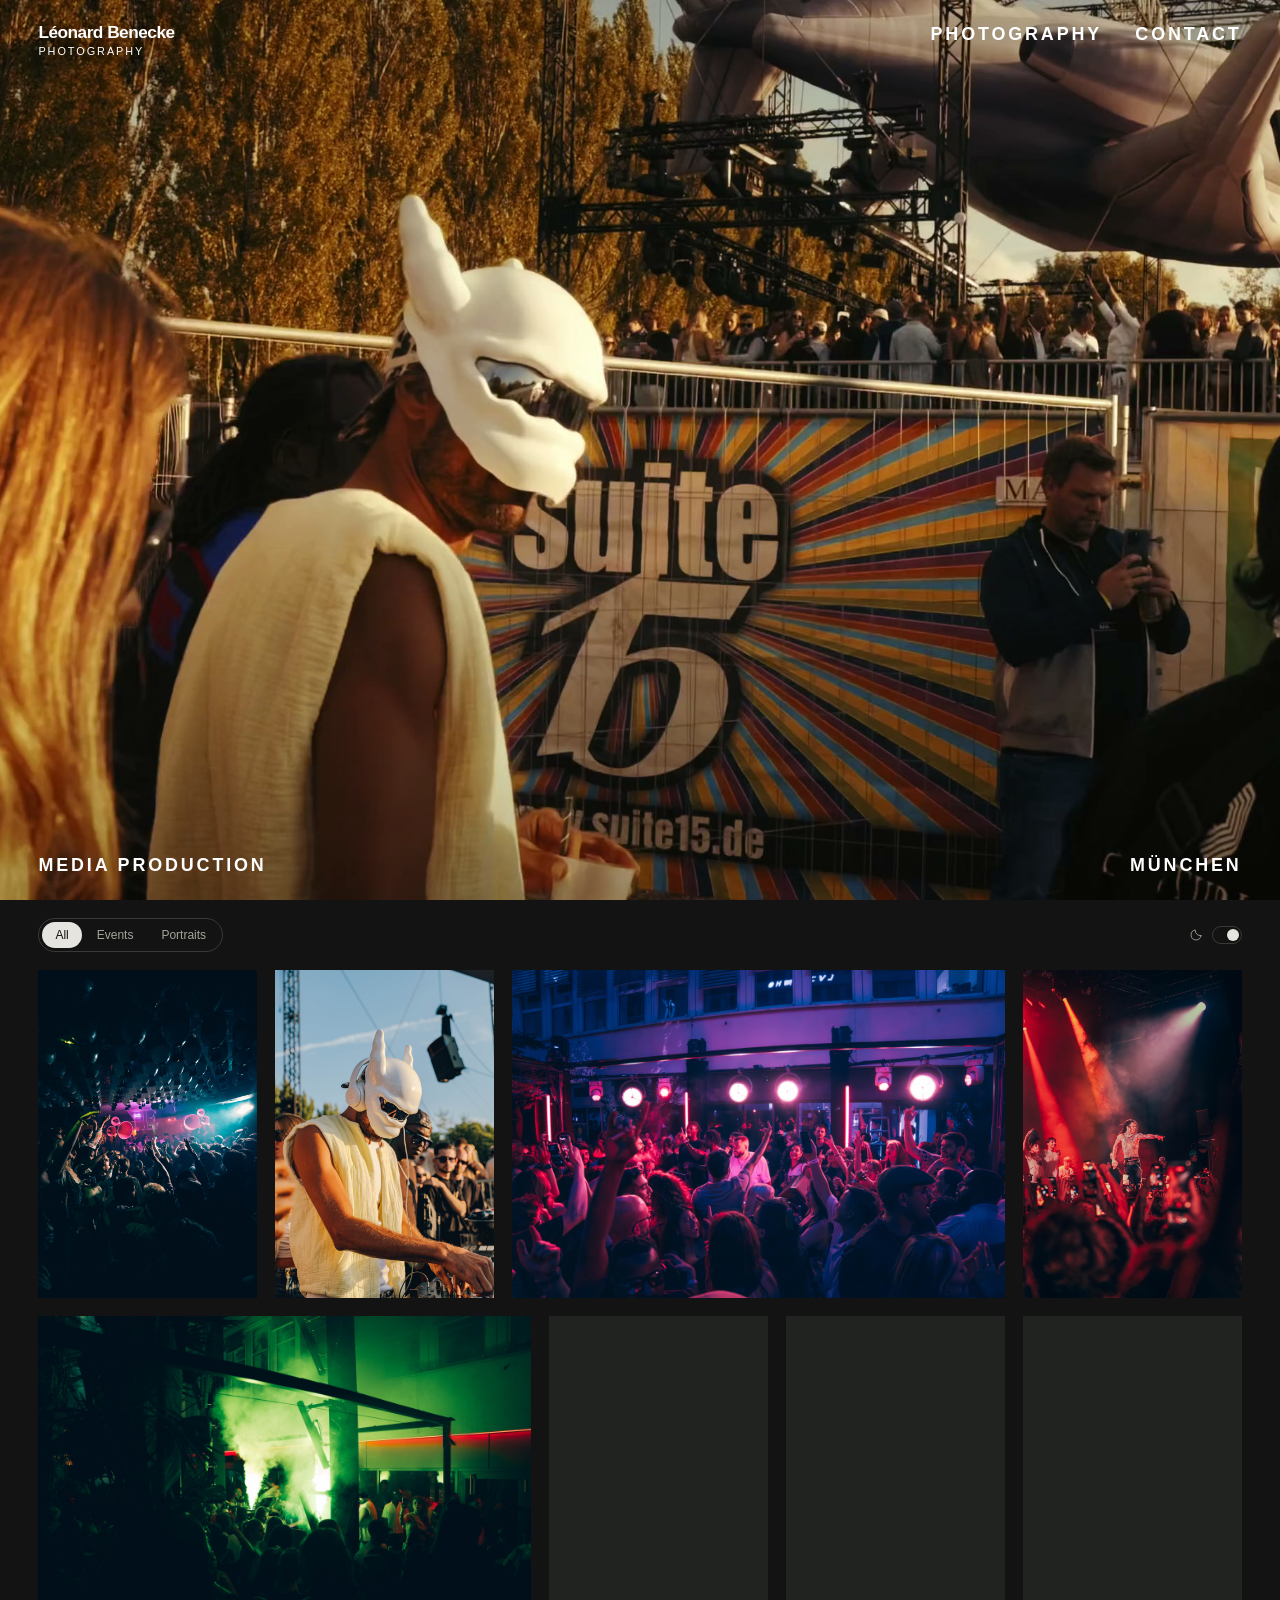
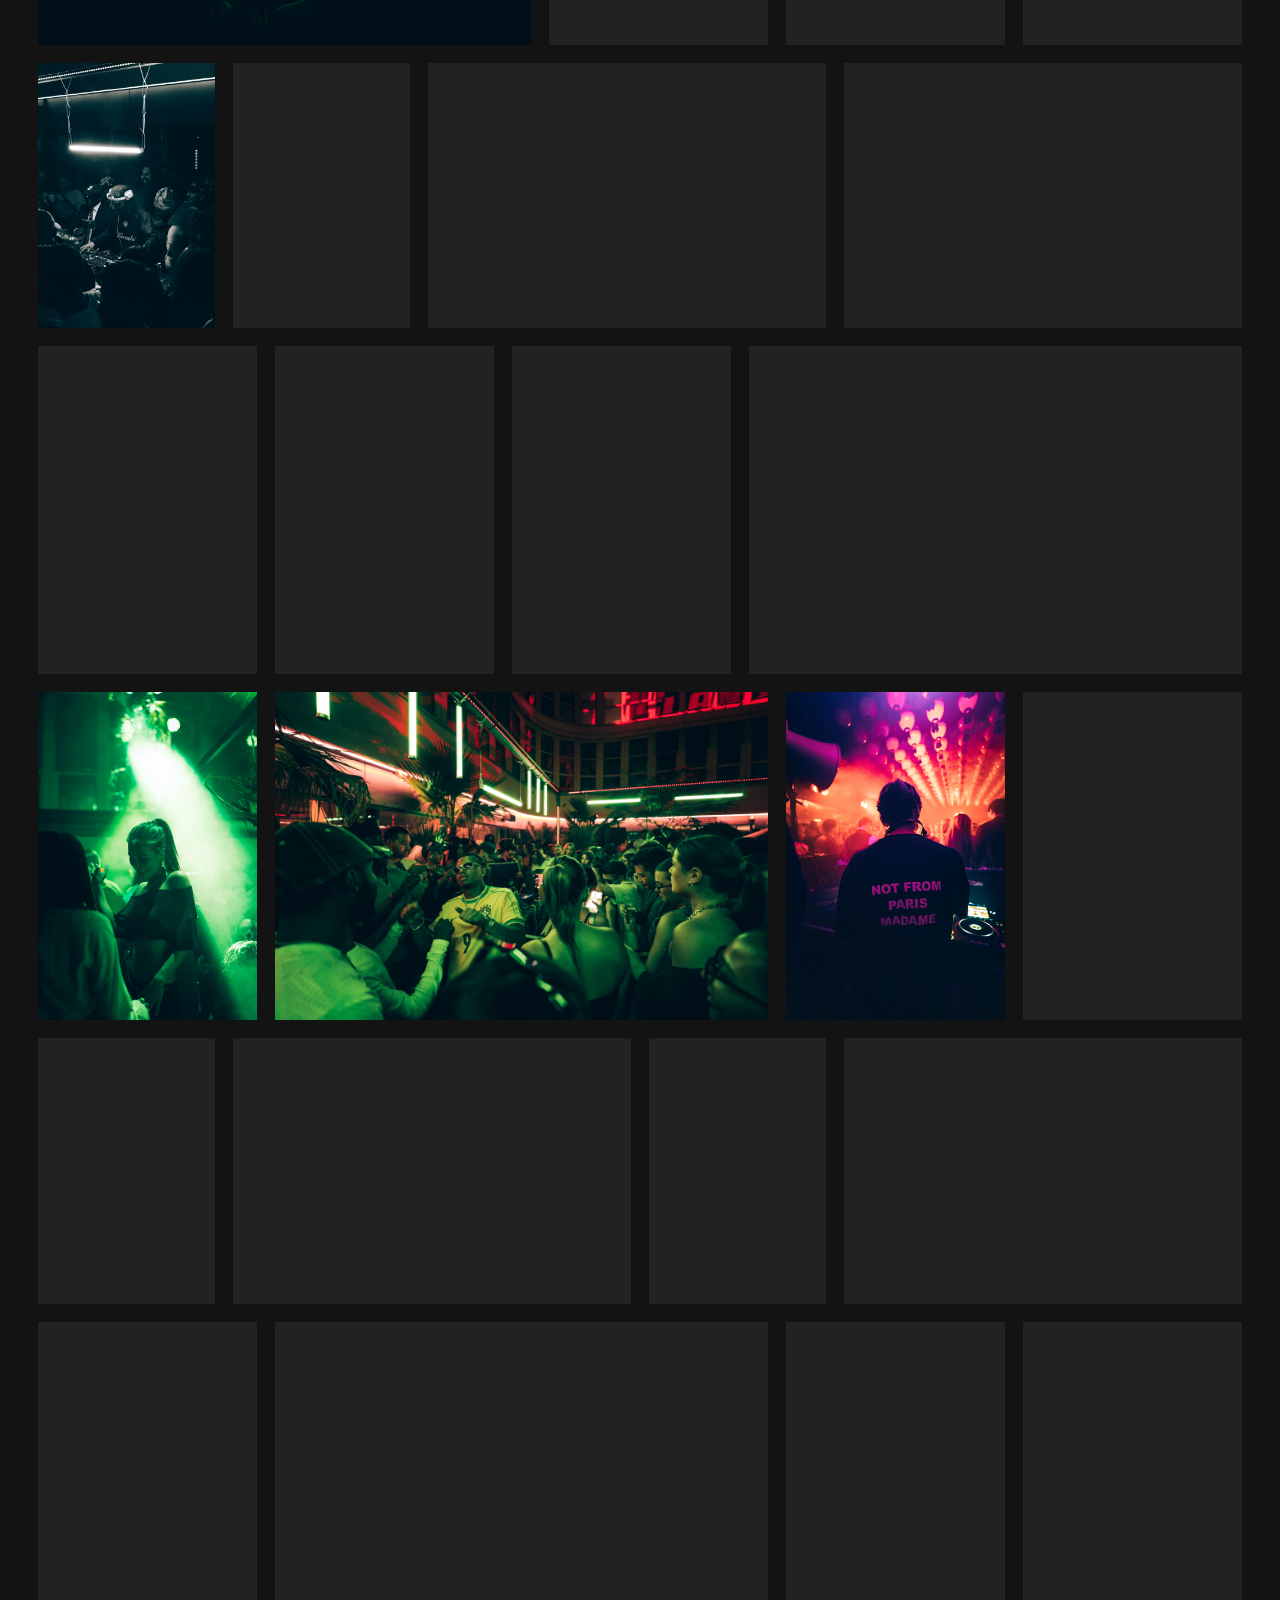
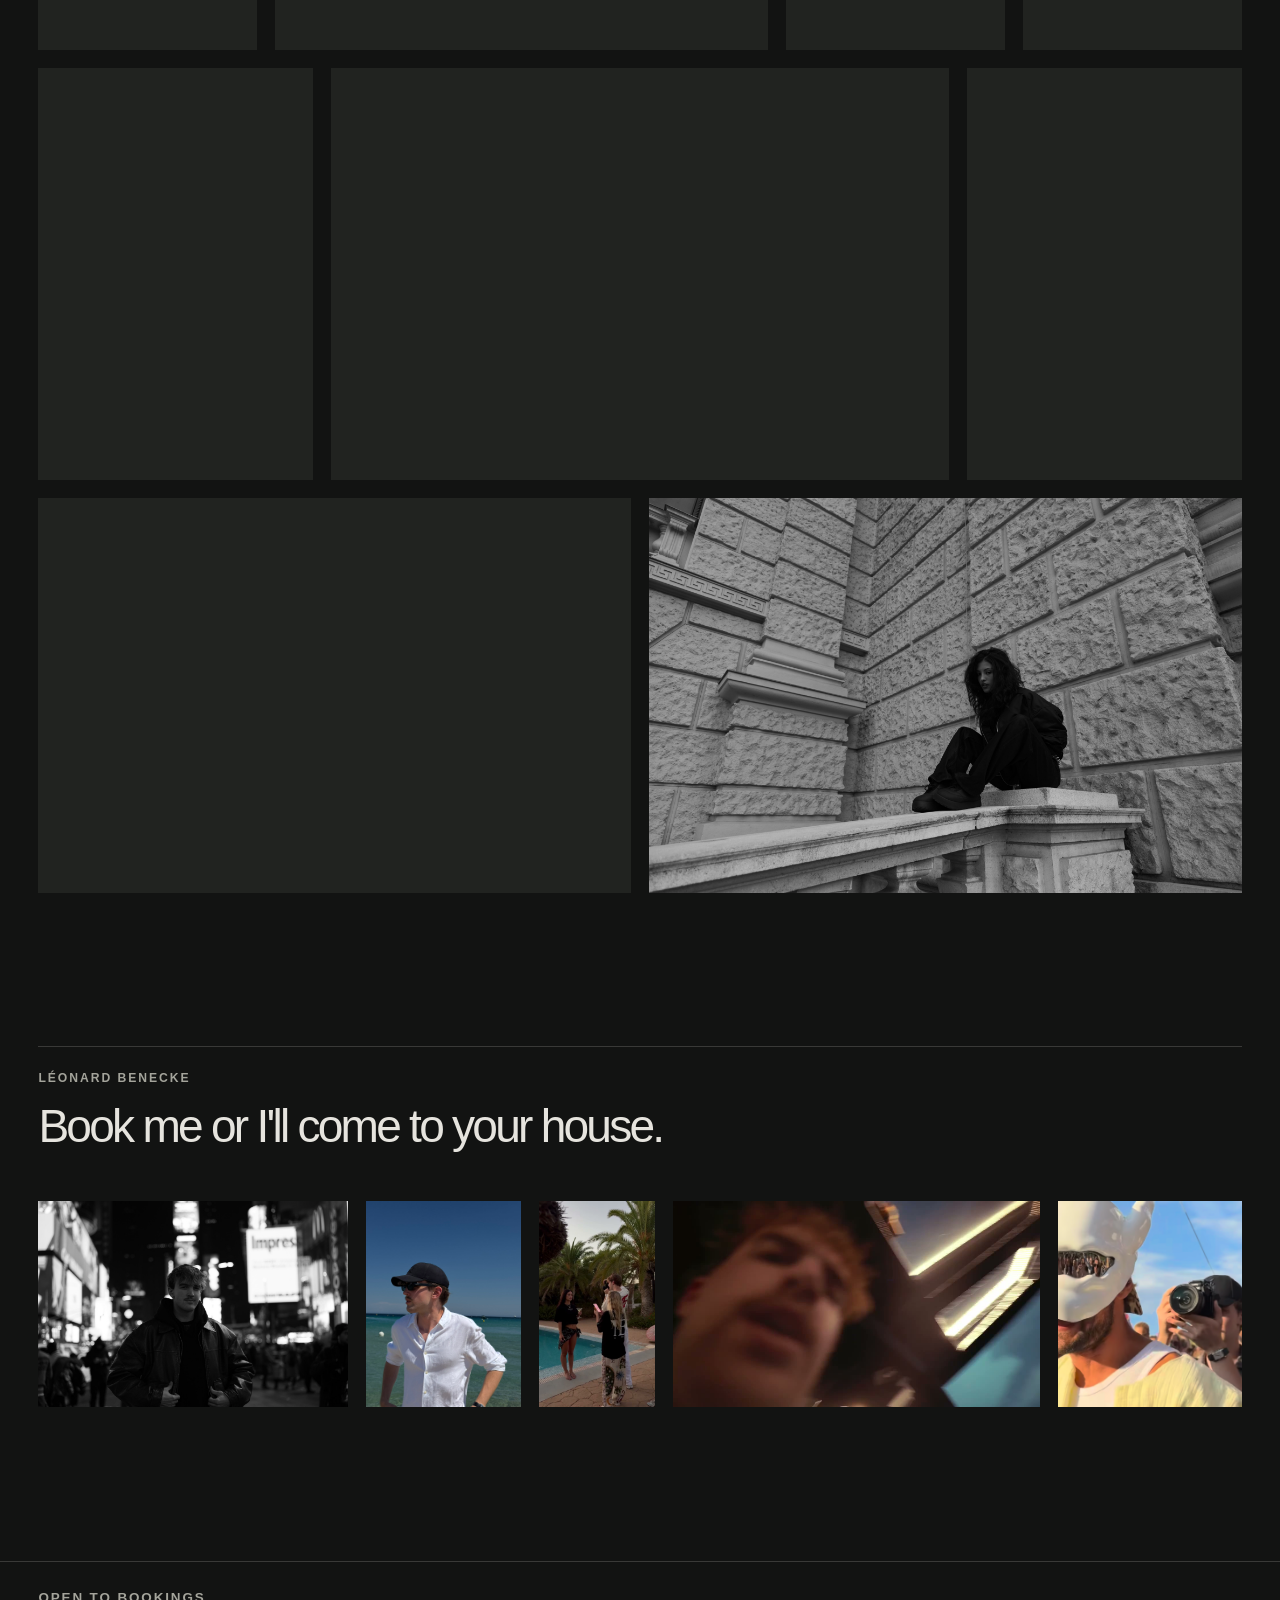
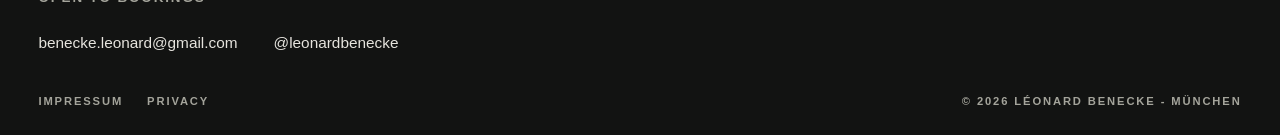
<file: index.html>
<!doctype html>
<html lang="de" data-theme="dark">
  <head>
    <meta charset="UTF-8" />
    <meta name="viewport" content="width=device-width, initial-scale=1.0" />
    <script src="theme.js?v=044c3d55fa9b"></script>
    <meta
      name="description"
      content="Léonard Benecke Photography in München für Eventfotografie, Club-Events, Portraits, Automotive, Immobilien, Foto und Video."
    />
    <meta name="author" content="Léonard Benecke" />
    <meta name="robots" content="index, follow" />
    <meta
      name="keywords"
      content="Fotograf München, Eventfotografie München, Clubfotografie, Portraitfotografie, Automotive Fotografie, Immobilienfotografie, Videografie München"
    />
    <meta property="og:type" content="website" />
    <meta property="og:locale" content="de_DE" />
    <meta property="og:site_name" content="Léonard Benecke Photography" />
    <meta property="og:title" content="Léonard Benecke Photography | Foto &amp; Video in München" />
    <meta
      property="og:description"
      content="Eventfotografie, Club-Events, Portraits, Automotive, Immobilien sowie Foto- und Videoproduktion in München."
    />
    <meta property="og:url" content="https://leonardbenecke.de/" />
    <meta property="og:image" content="https://leonardbenecke.de/media/images/cover/cover-video-first-frame-20261026.jpg" />
    <meta name="twitter:card" content="summary_large_image" />
    <meta name="twitter:title" content="Léonard Benecke Photography | Foto &amp; Video in München" />
    <meta
      name="twitter:description"
      content="Eventfotografie, Club-Events, Portraits, Automotive, Immobilien sowie Foto- und Videoproduktion in München."
    />
    <meta name="twitter:image" content="https://leonardbenecke.de/media/images/cover/cover-video-first-frame-20261026.jpg" />
    <title>Léonard Benecke Photography | Foto &amp; Video in München</title>
    <link rel="canonical" href="https://leonardbenecke.de/" />
    <link rel="icon" href="data:image/svg+xml,%3Csvg xmlns='http://www.w3.org/2000/svg' viewBox='0 0 64 64'%3E%3Crect width='64' height='64' fill='%2311110f'/%3E%3Ctext x='32' y='39' text-anchor='middle' font-family='Arial' font-size='24' fill='%23f4f1ea'%3ELB%3C/text%3E%3C/svg%3E" />
    <link rel="stylesheet" href="styles.css?v=f86dc9c57011" />
    <script type="application/ld+json">
      {
        "@context": "https://schema.org",
        "@type": "LocalBusiness",
        "name": "Léonard Benecke Photography",
        "url": "https://leonardbenecke.de/",
        "image": "https://leonardbenecke.de/media/images/cover/cover-video-first-frame-20261026.jpg",
        "email": "benecke.leonard@gmail.com",
        "sameAs": ["https://www.instagram.com/leonardbenecke/"],
        "address": {
          "@type": "PostalAddress",
          "streetAddress": "Planegger Straße 38",
          "postalCode": "81241",
          "addressLocality": "München",
          "addressCountry": "DE"
        },
        "areaServed": {
          "@type": "City",
          "name": "München"
        },
        "description": "Fotografie und Videografie in München mit Fokus auf Events, Club-Events, Portraits, Automotive, Immobilien und Musikvideos.",
        "knowsAbout": [
          "Eventfotografie",
          "Clubfotografie",
          "Portraitfotografie",
          "Automotive Fotografie",
          "Immobilienfotografie",
          "Videografie",
          "Videoschnitt"
        ]
      }
    </script>
    <script src="gallery-data.js?v=ce469695757b" defer></script>
    <script src="script.js?v=a884334c7eb7" defer fetchpriority="high"></script>
  </head>
  <body>
    <header class="site-header">
      <a class="brand" href="#top" aria-label="Léonard Benecke Photography home">
        <span>Léonard Benecke</span>
        <small>Photography</small>
      </a>

      <nav id="site-nav" class="site-nav site-nav-direct" aria-label="Main navigation">
        <a href="#photography">Photography</a>
        <a href="#contact">Contact</a>
      </nav>
    </header>

    <main id="top">
      <h1 class="sr-only">Léonard Benecke Photography in München</h1>

      <section class="hero" aria-label="Featured video">
        <video
          autoplay
          muted
          loop
          playsinline
          preload="auto"
          poster="media/images/cover/cover-video-first-frame-20261026.jpg"
          data-hdr-src="media/videos/cover/cover-hdr.mp4"
          data-sdr-src="media/videos/cover/cover-sdr.mp4"
          data-low-hdr-src="media/videos/cover/cover-hdr-low.mp4"
          data-low-sdr-src="media/videos/cover/cover-sdr-low.mp4"
        >
          <img src="media/images/cover/cover-video-first-frame-20261026.jpg" alt="Open-air event with a guest wearing a white mask" fetchpriority="low" />
        </video>
        <div class="hero-meta">
          <p>Media Production</p>
          <p>München</p>
        </div>
      </section>

      <section id="photography" class="gallery-section gallery-feed" aria-label="Photography">
        <div class="gallery-toolbar">
        <nav class="photo-filters" aria-label="Fotos filtern">
          <button type="button" data-photo-filter="all" aria-pressed="true" aria-controls="photography-grid">All</button>
          <button type="button" data-photo-filter="events" aria-pressed="false" aria-controls="photography-grid">Events</button>
          <button type="button" data-photo-filter="portraits" aria-pressed="false" aria-controls="photography-grid">Portraits</button>
        </nav>
        <button class="theme-toggle" type="button" role="switch" aria-checked="true" aria-label="Dunkler Modus" data-theme-toggle>
          <svg class="theme-toggle-icon" width="14" height="14" viewBox="0 0 24 24" fill="none" stroke="currentColor" stroke-width="1.5" stroke-linecap="round" stroke-linejoin="round" aria-hidden="true" focusable="false"><path d="M20.5 13.1A8.5 8.5 0 0 1 10.9 3.5a8.5 8.5 0 1 0 9.6 9.6Z" /></svg>
          <span class="theme-toggle-track" aria-hidden="true"><span class="theme-toggle-thumb"></span></span>
        </button>
        </div>
        <p class="sr-only" data-gallery-status role="status" aria-live="polite"></p>
        <div id="photography-grid" class="photo-grid" data-gallery-feed></div>
      </section>

      <section id="about" class="about" aria-labelledby="about-title">
        <div class="about-intro">
          <div>
            <p class="about-label">Léonard Benecke</p>
            <h2 id="about-title">Book me or I'll come to your house.</h2>
          </div>
        </div>
        <div class="about-photos">
          <div class="about-row">
          <figure style="--about-ratio: 1.5" class="about-photo-main">
            <img src="media/images/about/leonard-city.jpg" width="1086" height="724" alt="Black-and-white portrait of Léonard Benecke in a city at night" loading="lazy" decoding="async" />
          </figure>
          <figure style="--about-ratio: 0.75">
            <img src="media/images/about/leonard-seaside.jpg" width="768" height="1024" alt="Léonard Benecke by the sea in a white shirt and black cap" loading="lazy" decoding="async" />
          </figure>
          </div>
          <div class="about-row">
          <figure style="--about-ratio: 0.5625">
            <video autoplay muted loop playsinline preload="none" width="720" height="1280" poster="media/images/about/behind-the-scenes-poster.jpg" aria-label="Behind-the-scenes video" data-bts-video data-sdr-src="media/videos/about/behind-the-scenes.mp4" data-hdr-src="media/videos/about/behind-the-scenes-hdr.mp4">
            </video>
          </figure>
          <figure style="--about-ratio: 1.7777777777777777" class="about-video-wide">
            <video autoplay muted loop playsinline preload="none" width="1280" height="720" poster="media/images/about/behind-the-scenes-boat-poster.jpg" aria-label="Behind-the-scenes video on a boat" data-bts-video data-sdr-src="media/videos/about/behind-the-scenes-boat.mp4" data-hdr-src="media/videos/about/behind-the-scenes-boat-hdr.mp4">
            </video>
          </figure>
          <figure style="--about-ratio: 0.8907922912205567" class="about-photo-work">
            <img src="media/images/about/leonard-photographing.png" width="832" height="934" alt="Léonard Benecke photographing at an outdoor event" loading="lazy" decoding="async" />
          </figure>
          </div>
        </div>
      </section>

      <section id="contact" class="contact" aria-label="Contact">
        <p class="contact-note">Open to bookings</p>
        <div class="contact-links">
          <a id="contact-email" class="contact-link" href="mailto:benecke.leonard@gmail.com">benecke.leonard@gmail.com</a>
          <a class="contact-link" href="https://www.instagram.com/leonardbenecke/" rel="noopener noreferrer">@leonardbenecke</a>
        </div>
        <div class="contact-meta">
          <a href="impressum.html">Impressum</a>
          <a href="datenschutz.html">Privacy</a>
          <p>© <span id="year"></span> Léonard Benecke - München</p>
        </div>
      </section>
    </main>
  </body>
</html>
</file>
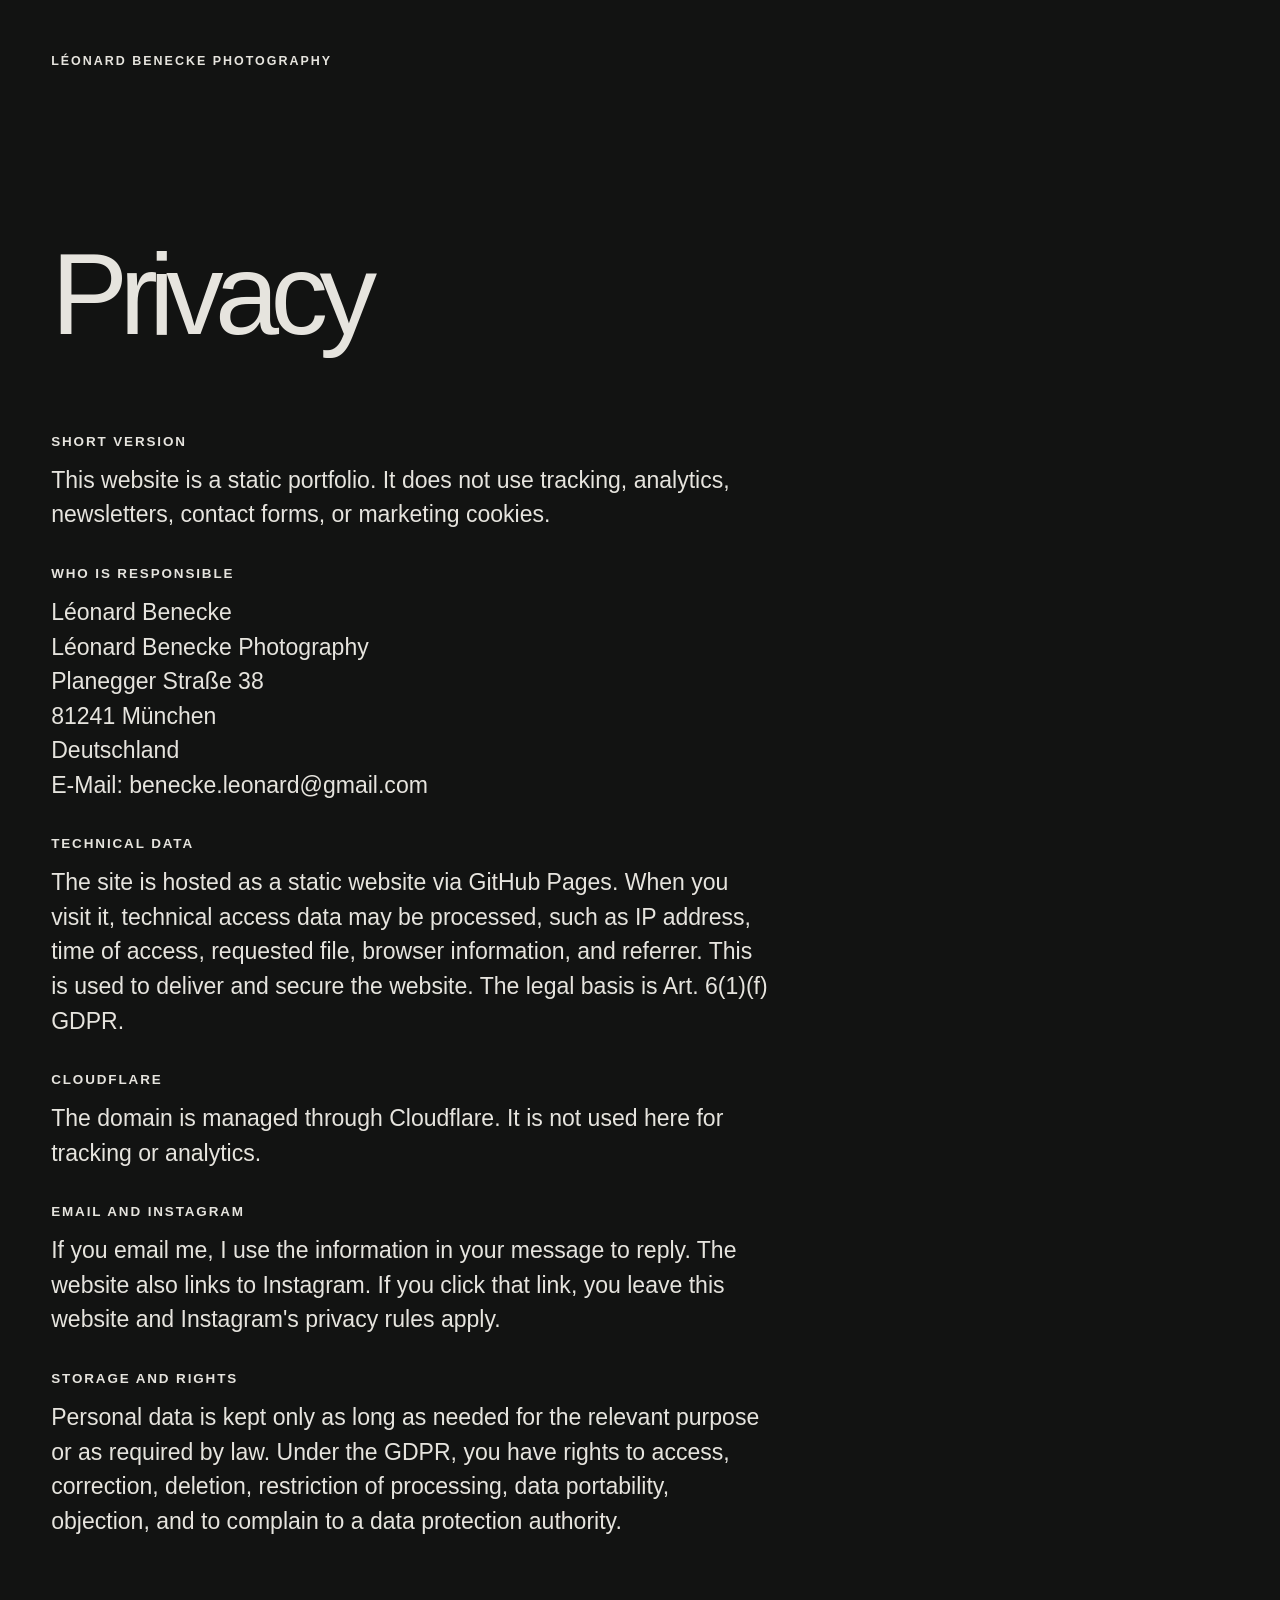
<file: datenschutz.html>
<!doctype html>
<html lang="en" data-theme="dark">
  <head>
    <meta charset="UTF-8" />
    <meta name="viewport" content="width=device-width, initial-scale=1.0" />
    <script src="theme.js?v=a071489ff0a8"></script>
    <meta name="robots" content="index, follow" />
    <meta name="description" content="Privacy policy for Léonard Benecke Photography in Munich." />
    <title>Privacy — Léonard Benecke Photography</title>
    <link rel="canonical" href="https://leonardbenecke.de/datenschutz.html" />
    <link rel="stylesheet" href="styles.css?v=9e57c28a5584" />
  </head>
  <body>
    <main class="legal-page">
      <a class="legal-back" href="index.html">Léonard Benecke Photography</a>

      <section class="legal-content" aria-labelledby="privacy-title">
        <h1 id="privacy-title">Privacy</h1>

        <h2>Short Version</h2>
        <p>
          This website is a static portfolio. It does not use tracking, analytics, newsletters, contact forms, or
          marketing cookies.
        </p>

        <h2>Who Is Responsible</h2>
        <p>
          Léonard Benecke<br />
          Léonard Benecke Photography<br />
          Planegger Straße 38<br />
          81241 München<br />
          Deutschland<br />
          E-Mail:
          <a href="mailto:benecke.leonard@gmail.com">benecke.leonard@gmail.com</a>
        </p>

        <h2>Technical Data</h2>
        <p>
          The site is hosted as a static website via GitHub Pages. When you visit it, technical access data may be
          processed, such as IP address, time of access, requested file, browser information, and referrer. This is used
          to deliver and secure the website. The legal basis is Art. 6(1)(f) GDPR.
        </p>

        <h2>Cloudflare</h2>
        <p>
          The domain is managed through Cloudflare. It is not used here for tracking or analytics.
        </p>

        <h2>Email and Instagram</h2>
        <p>
          If you email me, I use the information in your message to reply. The website also links to Instagram. If you
          click that link, you leave this website and Instagram's privacy rules apply.
        </p>

        <h2>Storage and Rights</h2>
        <p>
          Personal data is kept only as long as needed for the relevant purpose or as required by law. Under the GDPR,
          you have rights to access, correction, deletion, restriction of processing, data portability, objection, and to
          complain to a data protection authority.
        </p>
      </section>
    </main>
  </body>
</html>
</file>
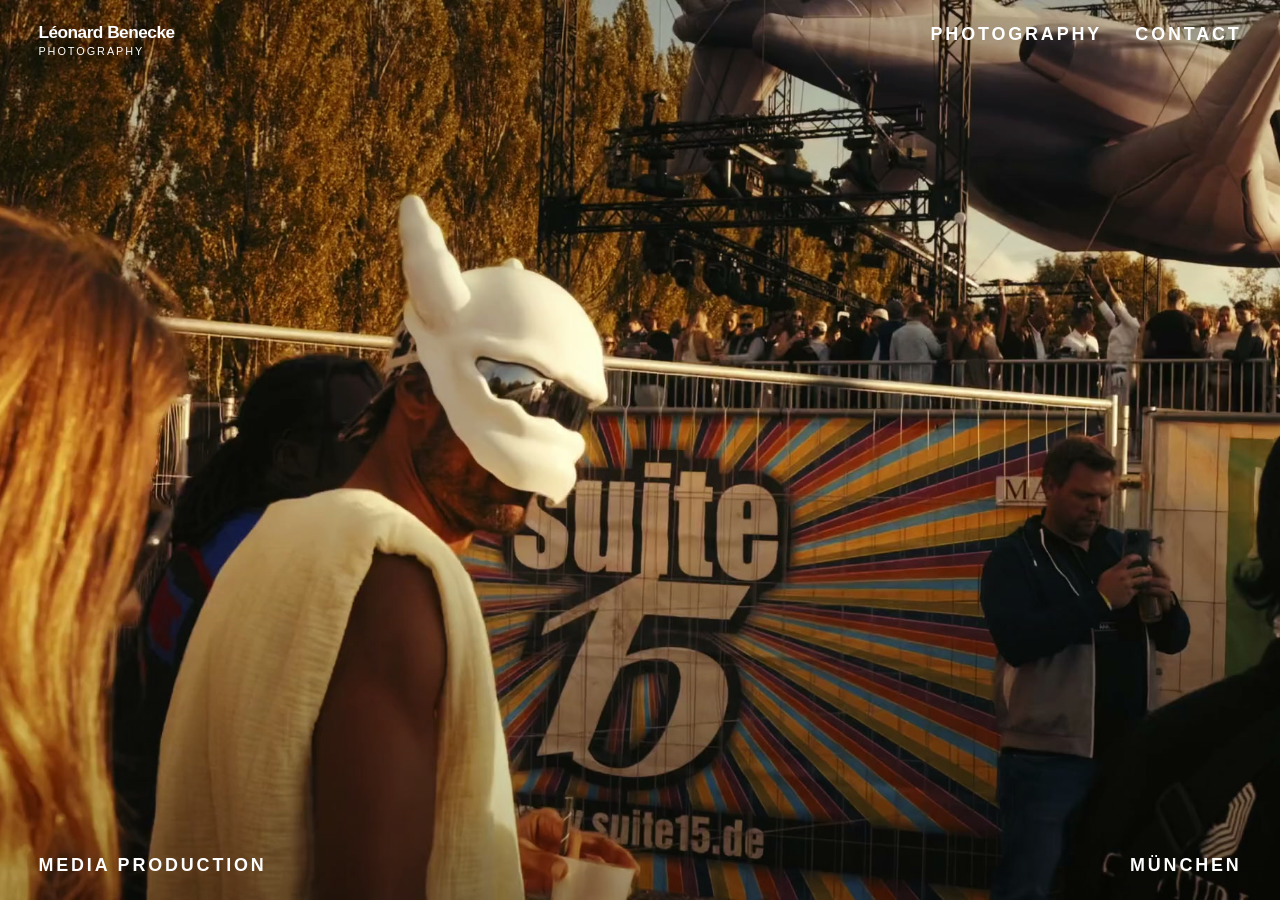
<file: events.html>
<!doctype html>
<html lang="de">
  <head>
    <meta charset="UTF-8" />
    <meta name="viewport" content="width=device-width, initial-scale=1.0" />
    <meta name="robots" content="noindex, follow" />
    <meta http-equiv="refresh" content="0; url=index.html#photography" />
    <title>Photography — Léonard Benecke Photography</title>
    <link rel="canonical" href="https://leonardbenecke.de/#photography" />
  </head>
  <body>
    <a href="index.html#photography">Photography</a>
  </body>
</html>
</file>
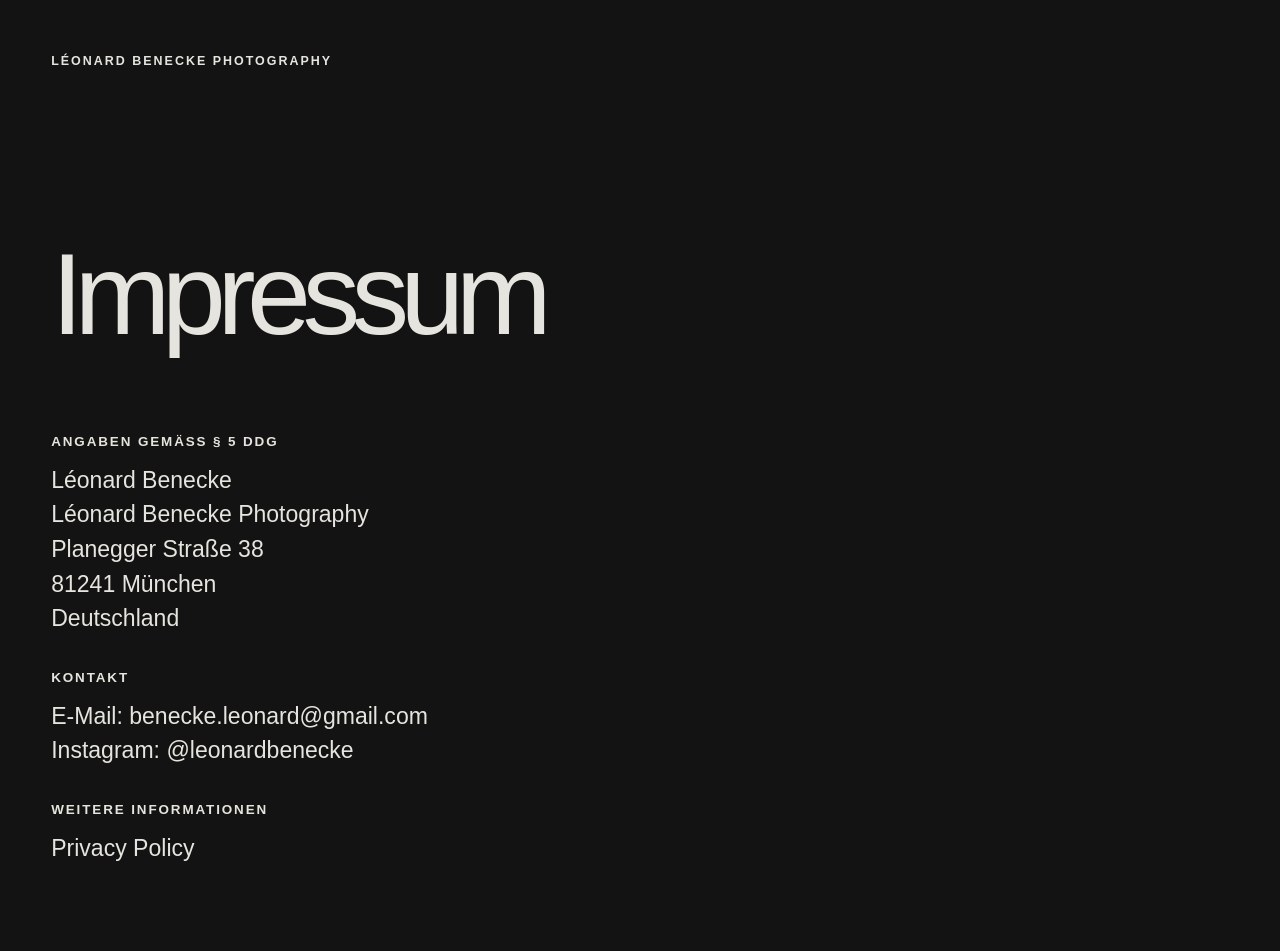
<file: impressum.html>
<!doctype html>
<html lang="de" data-theme="dark">
  <head>
    <meta charset="UTF-8" />
    <meta name="viewport" content="width=device-width, initial-scale=1.0" />
    <script src="theme.js?v=a071489ff0a8"></script>
    <meta name="robots" content="index, follow" />
    <meta name="description" content="Impressum von Léonard Benecke Photography in München." />
    <title>Impressum — Léonard Benecke Photography</title>
    <link rel="canonical" href="https://leonardbenecke.de/impressum.html" />
    <link rel="stylesheet" href="styles.css?v=9e57c28a5584" />
  </head>
  <body>
    <main class="legal-page">
      <a class="legal-back" href="index.html">Léonard Benecke Photography</a>

      <section class="legal-content" aria-labelledby="impressum-title">
        <h1 id="impressum-title">Impressum</h1>

        <h2>Angaben gemäß § 5 DDG</h2>

        <p>
          Léonard Benecke<br />
          Léonard Benecke Photography<br />
          Planegger Straße 38<br />
          81241 München<br />
          Deutschland
        </p>

        <h2>Kontakt</h2>
        <p>
          E-Mail:
          <a href="mailto:benecke.leonard@gmail.com">benecke.leonard@gmail.com</a><br />
          Instagram:
          <a href="https://www.instagram.com/leonardbenecke/" rel="noopener noreferrer">@leonardbenecke</a>
        </p>

        <h2>Weitere Informationen</h2>
        <p>
          <a href="datenschutz.html">Privacy Policy</a>
        </p>
      </section>
    </main>
  </body>
</html>
</file>
<file: styles.css>
:root {
  --paper: #f4f1ea;
  --ink: #11110f;
  --muted: #747168;
  --line: rgba(17, 17, 15, 0.16);
  --image-placeholder: #d8d2c6;
  --sans: -apple-system, BlinkMacSystemFont, "Segoe UI", Arial, sans-serif;
  color-scheme: light;
}

:root[data-theme="dark"] {
  --paper: #121312;
  --ink: #e6e4de;
  --muted: #a4a49b;
  --line: rgba(230, 228, 222, 0.18);
  --image-placeholder: #212320;
  color-scheme: dark;
}

* {
  box-sizing: border-box;
}

html {
  scroll-behavior: smooth;
}

body {
  margin: 0;
  background: var(--paper);
  color: var(--ink);
  font-family: var(--sans);
}

body.nav-open {
  overflow: hidden;
}

body.lightbox-open {
  overflow: hidden;
}

a {
  color: inherit;
  text-decoration: none;
}

img {
  display: block;
  width: 100%;
}

button {
  color: inherit;
  font: inherit;
}

.sr-only {
  position: absolute;
  width: 1px;
  height: 1px;
  padding: 0;
  border: 0;
  margin: -1px;
  clip: rect(0, 0, 0, 0);
  overflow: hidden;
  white-space: nowrap;
}

.site-header {
  position: absolute;
  z-index: 10;
  top: 0;
  left: 0;
  display: flex;
  width: 100%;
  align-items: flex-start;
  justify-content: space-between;
  padding: 24px clamp(18px, 3vw, 42px);
  color: #fff;
  text-shadow: 0 1px 18px rgba(0, 0, 0, 0.28);
}

.brand {
  display: flex;
  flex-direction: column;
  gap: 5px;
  font-size: 1.08rem;
  font-weight: 600;
  letter-spacing: -0.03em;
  line-height: 1;
}

.brand small {
  font-size: 0.68rem;
  font-weight: 500;
  letter-spacing: 0.18em;
  text-transform: uppercase;
}

.site-nav,
.category-nav {
  display: flex;
  gap: clamp(18px, 2.6vw, 36px);
  font-size: clamp(0.95rem, 1.4vw, 1.35rem);
  font-weight: 600;
  letter-spacing: 0.16em;
  text-transform: uppercase;
}

.site-nav a,
.category-nav a,
.contact a {
  transition: opacity 180ms ease;
}

.site-nav a:hover,
.category-nav a:hover,
.contact a:hover {
  opacity: 0.55;
}

.menu-toggle {
  display: none;
}

.hero {
  position: relative;
  min-height: 100svh;
  overflow: hidden;
  background: #151515;
}

.hero video,
.hero img {
  position: absolute;
  top: 50%;
  left: 50%;
  width: 100vw;
  height: 100svh;
  max-width: calc(100svh * 21 / 9);
  max-height: calc(100vw * 16 / 9);
  object-fit: cover;
  object-position: center 55%;
  transform: translate(-50%, -50%);
}

.hero video {
  display: block;
}

.hero::after {
  position: absolute;
  inset: 0;
  content: "";
  background:
    linear-gradient(180deg, rgba(0, 0, 0, 0.18), transparent 34%),
    linear-gradient(0deg, rgba(0, 0, 0, 0.28), transparent 38%);
  pointer-events: none;
}

.hero-meta {
  position: absolute;
  right: clamp(18px, 3vw, 42px);
  bottom: 24px;
  left: clamp(18px, 3vw, 42px);
  z-index: 1;
  display: flex;
  justify-content: space-between;
  color: #fff;
  font-size: clamp(0.95rem, 1.4vw, 1.35rem);
  font-weight: 600;
  letter-spacing: 0.16em;
  text-transform: uppercase;
}

.hero-meta p,
.contact p,
figure {
  margin: 0;
}

.category-nav {
  position: sticky;
  z-index: 8;
  top: 0;
  justify-content: center;
  padding: 18px clamp(18px, 3vw, 42px);
  border-bottom: 1px solid var(--line);
  background: rgba(244, 241, 234, 0.88);
  backdrop-filter: blur(16px);
}

.gallery-section {
  padding: clamp(52px, 7vw, 98px) clamp(18px, 3vw, 42px) 0;
  scroll-margin-top: 58px;
}

.gallery-feed {
  padding-top: clamp(12px, 1.4vw, 22px);
}

.gallery-toolbar {
  display: flex;
  align-items: center;
  justify-content: space-between;
  gap: 12px;
  margin-bottom: 18px;
}

.photo-filters {
  display: inline-flex;
  gap: 2px;
  padding: 3px;
  margin: 0;
  border: 1px solid var(--line);
  border-radius: 999px;
}

.photo-filters button {
  padding: 6px 13px;
  border: 0;
  border-radius: 999px;
  background: transparent;
  color: var(--muted);
  font-size: 0.75rem;
  font-weight: 400;
  cursor: pointer;
  transition: background 180ms ease, color 180ms ease;
}

.photo-filters button[aria-pressed="true"] {
  background: var(--ink);
  color: var(--paper);
}

.photo-filters button:focus-visible {
  outline: 1px solid var(--ink);
  outline-offset: 3px;
}

.theme-toggle {
  display: inline-flex;
  flex-shrink: 0;
  align-items: center;
  gap: 9px;
  padding: 8px 0 8px 8px;
  border: 0;
  background: transparent;
  color: var(--muted);
  font-size: 0.75rem;
  font-weight: 400;
  cursor: pointer;
}

.theme-toggle-icon {
  display: block;
  flex-shrink: 0;
}

.theme-toggle-track {
  display: block;
  width: 30px;
  height: 18px;
  padding: 2px;
  border: 1px solid var(--line);
  border-radius: 999px;
}

.theme-toggle-thumb {
  display: block;
  width: 12px;
  height: 12px;
  border-radius: 50%;
  background: var(--ink);
  transition: transform 180ms ease;
}

.theme-toggle[aria-checked="true"] .theme-toggle-thumb {
  transform: translateX(12px);
}

.theme-toggle:focus-visible {
  outline: 1px solid var(--ink);
  outline-offset: 4px;
  border-radius: 3px;
}

.section-heading {
  display: grid;
  grid-template-columns: 72px 1fr;
  gap: 24px;
  align-items: end;
  padding-top: 18px;
  border-top: 1px solid var(--line);
  margin-bottom: clamp(24px, 4vw, 54px);
}

.section-heading p {
  margin: 0 0 0.58em;
  color: var(--muted);
  font-size: 0.76rem;
  font-weight: 600;
  letter-spacing: 0.16em;
}

h1,
.section-heading h2 {
  margin: 0;
  font-size: clamp(3.4rem, 9vw, 9.5rem);
  font-weight: 500;
  letter-spacing: -0.075em;
  line-height: 0.82;
}

.gallery-maintenance {
  padding: clamp(36px, 6vw, 80px) 0;
}

.maintenance-title {
  margin: 0 0 14px;
  font-size: clamp(1.5rem, 4vw, 3rem);
  font-weight: 500;
  letter-spacing: -0.04em;
}

.maintenance-note {
  margin: 0;
  color: var(--muted);
  font-size: clamp(1rem, 1.6vw, 1.25rem);
  line-height: 1.5;
}

.photo-grid {
  --photo-gap: clamp(12px, 1.4vw, 22px);
  display: grid;
  grid-template-columns: repeat(4, minmax(0, 1fr));
  gap: var(--photo-gap);
  align-items: start;
}

.photo-grid[data-gallery-feed] {
  display: flex;
  flex-direction: column;
}

.gallery-row {
  display: flex;
  width: 100%;
  gap: var(--photo-gap);
  align-items: flex-start;
}

.gallery-row > figure {
  flex: var(--photo-ratio) 1 0%;
  min-width: 0;
  width: auto;
}

.photo-grid figure {
  position: relative;
  display: block;
  width: 100%;
  margin: 0;
  background: var(--image-placeholder);
}

.photo-grid-events figcaption {
  position: absolute;
  bottom: 10px;
  left: 10px;
  padding: 5px 8px;
  background: rgba(0, 0, 0, 0.32);
  backdrop-filter: blur(10px);
  color: #fff;
  font-size: 0.72rem;
  font-weight: 600;
  letter-spacing: 0.08em;
  line-height: 1;
}

.photo-grid img {
  width: 100%;
  height: auto;
  cursor: zoom-in;
}

.photo-grid picture {
  display: block;
}

.photo-grid img:not([src]):not([width]) {
  display: block;
  aspect-ratio: 3 / 2;
  min-height: 180px;
}

.lightbox {
  position: fixed;
  inset: 0;
  z-index: 50;
  display: none;
  align-items: center;
  justify-content: center;
  padding: clamp(18px, 4vw, 52px);
  background: rgba(10, 10, 9, 0.92);
}

.lightbox.is-open {
  display: flex;
}

.lightbox-image {
  width: auto;
  max-width: 100%;
  max-height: 100%;
  object-fit: contain;
  box-shadow: 0 20px 80px rgba(0, 0, 0, 0.32);
}

.lightbox picture {
  display: contents;
}

.lightbox-close {
  position: fixed;
  top: 18px;
  right: 18px;
  z-index: 1;
  padding: 0;
  border: 0;
  background: transparent;
  color: #fff;
  cursor: pointer;
  font-size: 0.78rem;
  font-weight: 600;
  letter-spacing: 0.16em;
  text-transform: uppercase;
}

.about {
  margin-top: clamp(86px, 12vw, 160px);
  padding: 0 clamp(18px, 3vw, 42px);
}

.about-intro {
  display: grid;
  grid-template-columns: 1fr;
  gap: 24px;
  align-items: end;
  padding-top: 24px;
  border-top: 1px solid var(--line);
  margin-bottom: clamp(28px, 4vw, 54px);
}

.about-label {
  margin: 0 0 18px;
  color: var(--muted);
  font-size: 0.76rem;
  font-weight: 600;
  letter-spacing: 0.16em;
  text-transform: uppercase;
}

.about h2 {
  margin: 0;
  font-size: clamp(1.8rem, 3.6vw, 3.5rem);
  font-weight: 500;
  letter-spacing: -0.06em;
  line-height: 1;
}

.about-copy {
  max-width: 34ch;
  margin: 0;
  justify-self: end;
  color: var(--muted);
  font-size: clamp(1rem, 1.5vw, 1.25rem);
  line-height: 1.55;
}

.about-photos {
  display: flex;
  gap: clamp(12px, 1.4vw, 22px);
  align-items: start;
}

.about-row {
  display: contents;
}

.about-photos figure {
  flex: var(--about-ratio) 1 0%;
  min-width: 0;
  background: var(--image-placeholder);
}

.about-photos img,
.about-photos video {
  display: block;
  width: 100%;
  height: auto;
}

.contact {
  display: grid;
  grid-template-columns: 1fr;
  gap: 22px;
  align-items: end;
  margin-top: clamp(86px, 12vw, 160px);
  padding: 28px clamp(18px, 3vw, 42px);
  border-top: 1px solid var(--line);
  color: var(--muted);
  font-size: 0.84rem;
  font-weight: 600;
  letter-spacing: 0.14em;
  text-transform: uppercase;
}

.contact-links {
  display: flex;
  flex-wrap: wrap;
  gap: 12px 36px;
}

.contact .contact-link {
  position: relative;
  display: inline-flex;
  max-width: 100%;
  padding: 7px 0;
  color: var(--ink);
  font-size: clamp(0.9rem, 1.2vw, 1.05rem);
  font-weight: 400;
  letter-spacing: 0;
  text-transform: none;
  overflow-wrap: anywhere;
}

.contact .contact-link:hover {
  opacity: 1;
  background: transparent;
}

.contact-link:focus-visible {
  outline: 1px solid var(--ink);
  outline-offset: 5px;
}

.contact-link::after {
  position: absolute;
  right: 0;
  bottom: 1px;
  left: 0;
  height: 1px;
  content: "";
  background: currentColor;
  opacity: 0.55;
  transform: scaleX(0);
  transform-origin: left;
  transition: transform 300ms ease;
}

.contact-link:hover::after,
.contact-link:focus-visible::after,
.contact-links.is-highlighted .contact-link::after {
  transform: scaleX(1);
}

.contact-meta {
  display: flex;
  flex-wrap: wrap;
  gap: 14px 24px;
  align-items: center;
  margin-top: 14px;
  font-size: 0.7rem;
}

.contact-meta p {
  margin-left: auto;
}

.legal-page {
  min-height: 100svh;
  padding: clamp(24px, 4vw, 56px);
}

.legal-back {
  display: inline-block;
  margin-bottom: clamp(64px, 14vw, 180px);
  font-size: 0.78rem;
  font-weight: 600;
  letter-spacing: 0.16em;
  text-transform: uppercase;
}

.legal-content {
  max-width: 720px;
}

.legal-content h1 {
  margin-bottom: clamp(42px, 8vw, 92px);
}

.legal-content h2 {
  margin: 0 0 14px;
  font-size: 0.84rem;
  font-weight: 600;
  letter-spacing: 0.14em;
  text-transform: uppercase;
}

.legal-content p {
  margin: 0 0 34px;
  font-size: clamp(1.05rem, 1.8vw, 1.45rem);
  line-height: 1.5;
}

@media (min-width: 781px) and (max-width: 1100px) {
  .photo-grid { grid-template-columns: repeat(3, minmax(0, 1fr)); }
}

@media (max-width: 1100px) {
  .about-photos {
    flex-direction: column;
  }

  .about-row {
    display: flex;
    width: 100%;
    gap: inherit;
    align-items: start;
  }
}

@media (max-width: 780px) {
  .site-header {
    padding: 18px;
  }

  .menu-toggle {
    position: relative;
    z-index: 12;
    display: block;
    padding: 0;
    border: 0;
    background: transparent;
    font-size: 0.78rem;
    font-weight: 600;
    letter-spacing: 0.16em;
    text-transform: uppercase;
  }

  .site-nav {
    position: fixed;
    inset: 0;
    z-index: 11;
    display: none;
    flex-direction: column;
    gap: 26px;
    align-items: center;
    justify-content: center;
    background: var(--ink);
    color: var(--paper);
    font-size: clamp(2.5rem, 13vw, 4.8rem);
    font-weight: 500;
    letter-spacing: -0.075em;
    text-transform: none;
  }

  .site-nav.is-open {
    display: flex;
  }

  .site-nav.site-nav-direct {
    position: static;
    display: flex;
    flex-direction: row;
    gap: 0;
    background: transparent;
    color: #fff;
    font-size: 0.85rem;
    font-weight: 600;
    letter-spacing: 0.16em;
    text-transform: uppercase;
  }

  .site-nav-direct a[href="#photography"] {
    display: none;
  }

  .category-nav {
    justify-content: space-between;
    gap: 12px;
    overflow-x: auto;
  }

  .hero {
    min-height: 0;
    aspect-ratio: 9 / 16;
    max-height: 100svh;
  }

  .hero video,
  .hero img {
    width: 100%;
    height: 100%;
    max-width: none;
    max-height: none;
    object-position: center center;
  }

  .hero-meta {
    display: grid;
    gap: 9px;
  }

  .section-heading {
    grid-template-columns: 1fr;
    gap: 8px;
  }

  .photo-grid {
    grid-template-columns: repeat(2, minmax(0, 1fr));
  }

  .contact {
    grid-template-columns: 1fr;
    align-items: start;
  }

  .about-intro {
    grid-template-columns: 1fr;
    gap: 22px;
  }

  .about-copy {
    justify-self: start;
  }

  .contact-links {
    flex-direction: column;
    align-items: flex-start;
  }

  .contact-meta p {
    width: 100%;
    margin-left: 0;
  }
}

@media (prefers-reduced-motion: reduce) {
  html {
    scroll-behavior: auto;
  }

  *,
  *::before,
  *::after {
    transition-duration: 0.01ms !important;
  }
}
</file>
